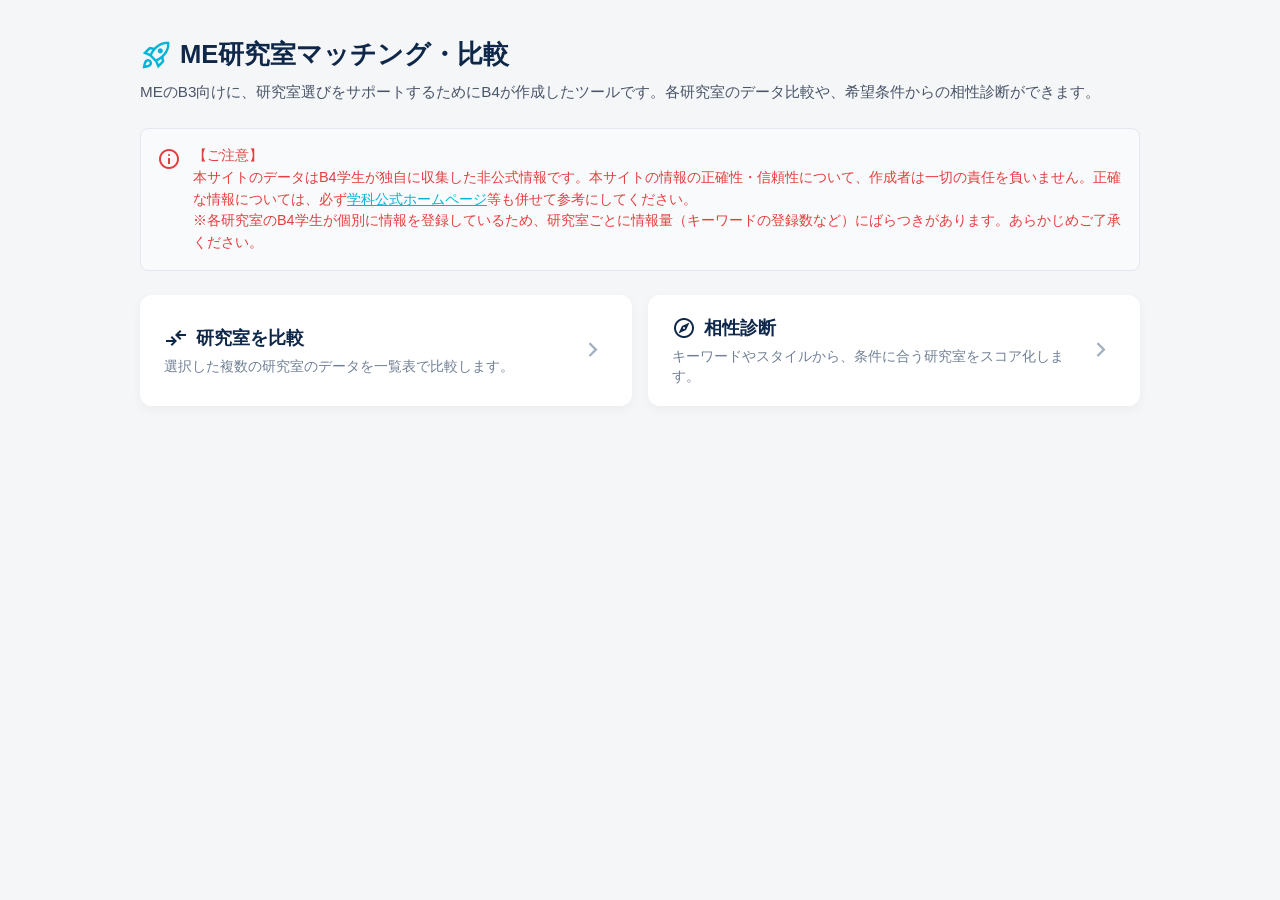
<file: index.html>
<!DOCTYPE html>
<html lang="ja">
<head>
    <meta charset="UTF-8">
    <meta name="viewport" content="width=device-width, initial-scale=1.0">
    <title>ME研究室マッチング</title>
    <link rel="stylesheet" href="style.css">
    <link rel="stylesheet" href="https://fonts.googleapis.com/css2?family=Material+Symbols+Outlined:opsz,wght,FILL,GRAD@24,300,0,0" />
    <style>
        h1 { display: flex; align-items: center; gap: 8px; font-size: 1.6rem; margin-bottom: 8px; color: #0f284a; }
        .main-menu { display: flex; flex-direction: column; gap: 16px; margin: 0 0 32px 0; }
        
        a.menu-button, a.menu-button:hover, a.menu-button:active, a.menu-button:visited { text-decoration: none !important; }

        .menu-button {
            display: flex; align-items: center; justify-content: space-between;
            background: #ffffff; border: none; border-radius: 12px; padding: 20px 24px;
            color: #4a5568; box-shadow: 0 4px 12px rgba(0,0,0,0.04);
            position: relative; overflow: hidden; text-align: left; width: 100%; box-sizing: border-box;
            transition: transform 0.2s cubic-bezier(0.4, 0, 0.2, 1), box-shadow 0.2s ease;
        }
        .menu-button:hover { transform: translateY(-2px); box-shadow: 0 6px 16px rgba(0,0,0,0.06); }
        .menu-button:active { transform: scale(0.98); box-shadow: 0 2px 8px rgba(0,0,0,0.04); }
        .menu-text h2 { color: #0f284a; margin: 0 0 6px 0; font-size: 1.15rem; display: flex; align-items: center; gap: 8px; text-decoration: none !important; }
        .menu-text p { margin: 0; font-size: 0.9rem; color: #718096; line-height: 1.4; text-decoration: none !important; }
        .menu-button .arrow { color: #a0aec0; font-size: 1.8rem; text-decoration: none !important; }

        @media (min-width: 600px) { .main-menu { flex-direction: row; } .menu-button { flex: 1; } }

        .info-box {
            background-color: #f8fafc; border: 1px solid #e2e8f0;
            padding: 16px; border-radius: 8px; color: #e53e3e; font-size: 0.9rem;
            display: flex; align-items: flex-start; gap: 12px; margin-bottom: 24px; line-height: 1.5;
        }
        .info-box .material-symbols-outlined { color: #e53e3e; margin-top: 2px; }

        .selection-box { background-color: #f4f6f8; padding: 20px; border-radius: 12px; margin-bottom: 24px; }
        .box-title { margin-top: 0; font-weight: bold; color: #0f284a; display: flex; align-items: center; gap: 8px; margin-bottom: 16px; }
        .box-title .material-symbols-outlined { color: #00b5d8; }

        .custom-radio {
            cursor: pointer; display: block; background: #ffffff; padding: 16px; border-radius: 10px;
            box-shadow: 0 2px 6px rgba(0,0,0,0.02); transition: transform 0.2s cubic-bezier(0.4, 0, 0.2, 1), box-shadow 0.2s ease, background-color 0.2s ease;
            position: relative; overflow: hidden;
        }
        .custom-radio:hover { transform: translateY(-2px); box-shadow: 0 4px 10px rgba(0,0,0,0.04); }
        .custom-radio:active { transform: scale(0.98); }
        .custom-radio input[type="radio"] { display: none; }
        .radio-content { display: flex; align-items: flex-start; gap: 12px; color: #4a5568; }
        .radio-content .icon { color: #a0aec0; transition: color 0.2s ease; }
        
        .custom-radio:has(input:checked) { background-color: #e0f7fa; box-shadow: 0 4px 10px rgba(0, 181, 216, 0.15); }
        .custom-radio:has(input:checked) .icon { color: #00b5d8; }
        .custom-radio strong { color: #0f284a; font-size: 1.05rem; display: block; margin-bottom: 2px; }
        .custom-radio span.desc { font-size: 0.85rem; color: #718096; }

        .tips-box { background-color: #f4f6f8; padding: 16px; border-radius: 8px; font-size: 0.9rem; margin-bottom: 20px; display: flex; gap: 12px; align-items: center; color: #4a5568;}
        .tips-box .material-symbols-outlined { color: #00b5d8; }
    </style>
</head>
<body>
    <div class="container">
        <h1>
            <span id="rocket-icon" class="material-symbols-outlined" style="font-size: 2rem; color: #00b5d8; cursor: pointer;" title="極秘ミッションへ">rocket_launch</span>
            <span>ME研究室マッチング・比較</span>
        </h1>
        
        <p style="color: #4a5568; font-size: 0.95rem; line-height: 1.6; margin-top: 0; margin-bottom: 24px;">
            MEのB3向けに、研究室選びをサポートするためにB4が作成したツールです。各研究室のデータ比較や、希望条件からの相性診断ができます。
        </p>

        <div class="info-box">
            <span class="material-symbols-outlined">info</span>
            <div>
                【ご注意】<br>
                本サイトのデータはB4学生が独自に収集した非公式情報です。本サイトの情報の正確性・信頼性について、作成者は一切の責任を負いません。正確な情報については、必ず<a href="https://www.rs.tus.ac.jp/me/laboratory.html" target="_blank" style="color: #00b5d8; text-decoration: underline;">学科公式ホームページ</a>等も併せて参考にしてください。<br>
                ※各研究室のB4学生が個別に情報を登録しているため、研究室ごとに情報量（キーワードの登録数など）にばらつきがあります。あらかじめご了承ください。
            </div>
        </div>

        <div class="main-menu" id="main-menu">
            <a href="compare.html" class="menu-button">
                <div class="menu-text">
                    <h2><span class="material-symbols-outlined">compare_arrows</span> 研究室を比較</h2>
                    <p>選択した複数の研究室のデータを一覧表で比較します。</p>
                </div>
                <span class="material-symbols-outlined arrow">chevron_right</span>
            </a>
            
            <button class="menu-button" id="btn-diagnose">
                <div class="menu-text">
                    <h2><span class="material-symbols-outlined">explore</span> 相性診断</h2>
                    <p>キーワードやスタイルから、条件に合う研究室をスコア化します。</p>
                </div>
                <span class="material-symbols-outlined arrow">chevron_right</span>
            </button>
        </div>

        <div id="diag-selection-area" style="display: none;">
            <div class="selection-box">
                <p class="box-title"><span class="material-symbols-outlined">tune</span> 診断方法</p>
                <div style="display: flex; flex-direction: column; gap: 12px;">
                    <label class="custom-radio">
                        <input type="radio" name="diag-mode" value="keyword">
                        <div class="radio-content">
                            <span class="material-symbols-outlined icon">search</span>
                            <div>
                                <strong>キーワードで診断</strong>
                                <span class="desc">具体的な研究テーマや使用ツールから探す</span>
                            </div>
                        </div>
                    </label>
                    <label class="custom-radio">
                        <input type="radio" name="diag-mode" value="style">
                        <div class="radio-content">
                            <span class="material-symbols-outlined icon">psychology</span>
                            <div>
                                <strong>スタイルで診断</strong>
                                <span class="desc">研究室の環境や指導方針から探す</span>
                            </div>
                        </div>
                    </label>
                </div>
            </div>
        </div>
        
        <div id="form-area" style="display: none;">
            <div id="keywords-container" style="display: none;">
                <div class="tips-box">
                    <span class="material-symbols-outlined">check_box</span>
                    <div>関心のあるキーワードをすべて選択してください。難しい単語も多く含まれますが，まずは直感的に気になったものや、知っている単語をチェックしてみてください。</div>
                </div>
            </div>

            <div id="styles-container" style="display: none;">
                <div class="tips-box">
                    <span class="material-symbols-outlined">check_box</span>
                    <div>希望する環境を選択してください。こだわりのない項目は「指定しない」で構いません。</div>
                </div>
            </div>

            <button id="diagnose-btn" style="margin-top: 20px; display: inline-flex; align-items: center; justify-content: center; gap: 8px; width: 100%; padding: 16px; background-color: #dd6b20; color: #ffffff; border: none; border-radius: 12px; font-size: 1.15rem; font-weight: bold; cursor: pointer; box-shadow: 0 4px 12px rgba(221, 107, 32, 0.2);">
                <span class="material-symbols-outlined">check_circle</span> 診断を実行
            </button>
        </div>
        
        <div id="results-container"></div>
    </div>
    
    <!-- ★ ロケットゲーム用のプログラムをここで読み込み -->
    <script src="rocket-questions.js"></script>
    <script src="rocket-game.js"></script>
    <script src="script.js"></script>
</body>
</html>
</file>
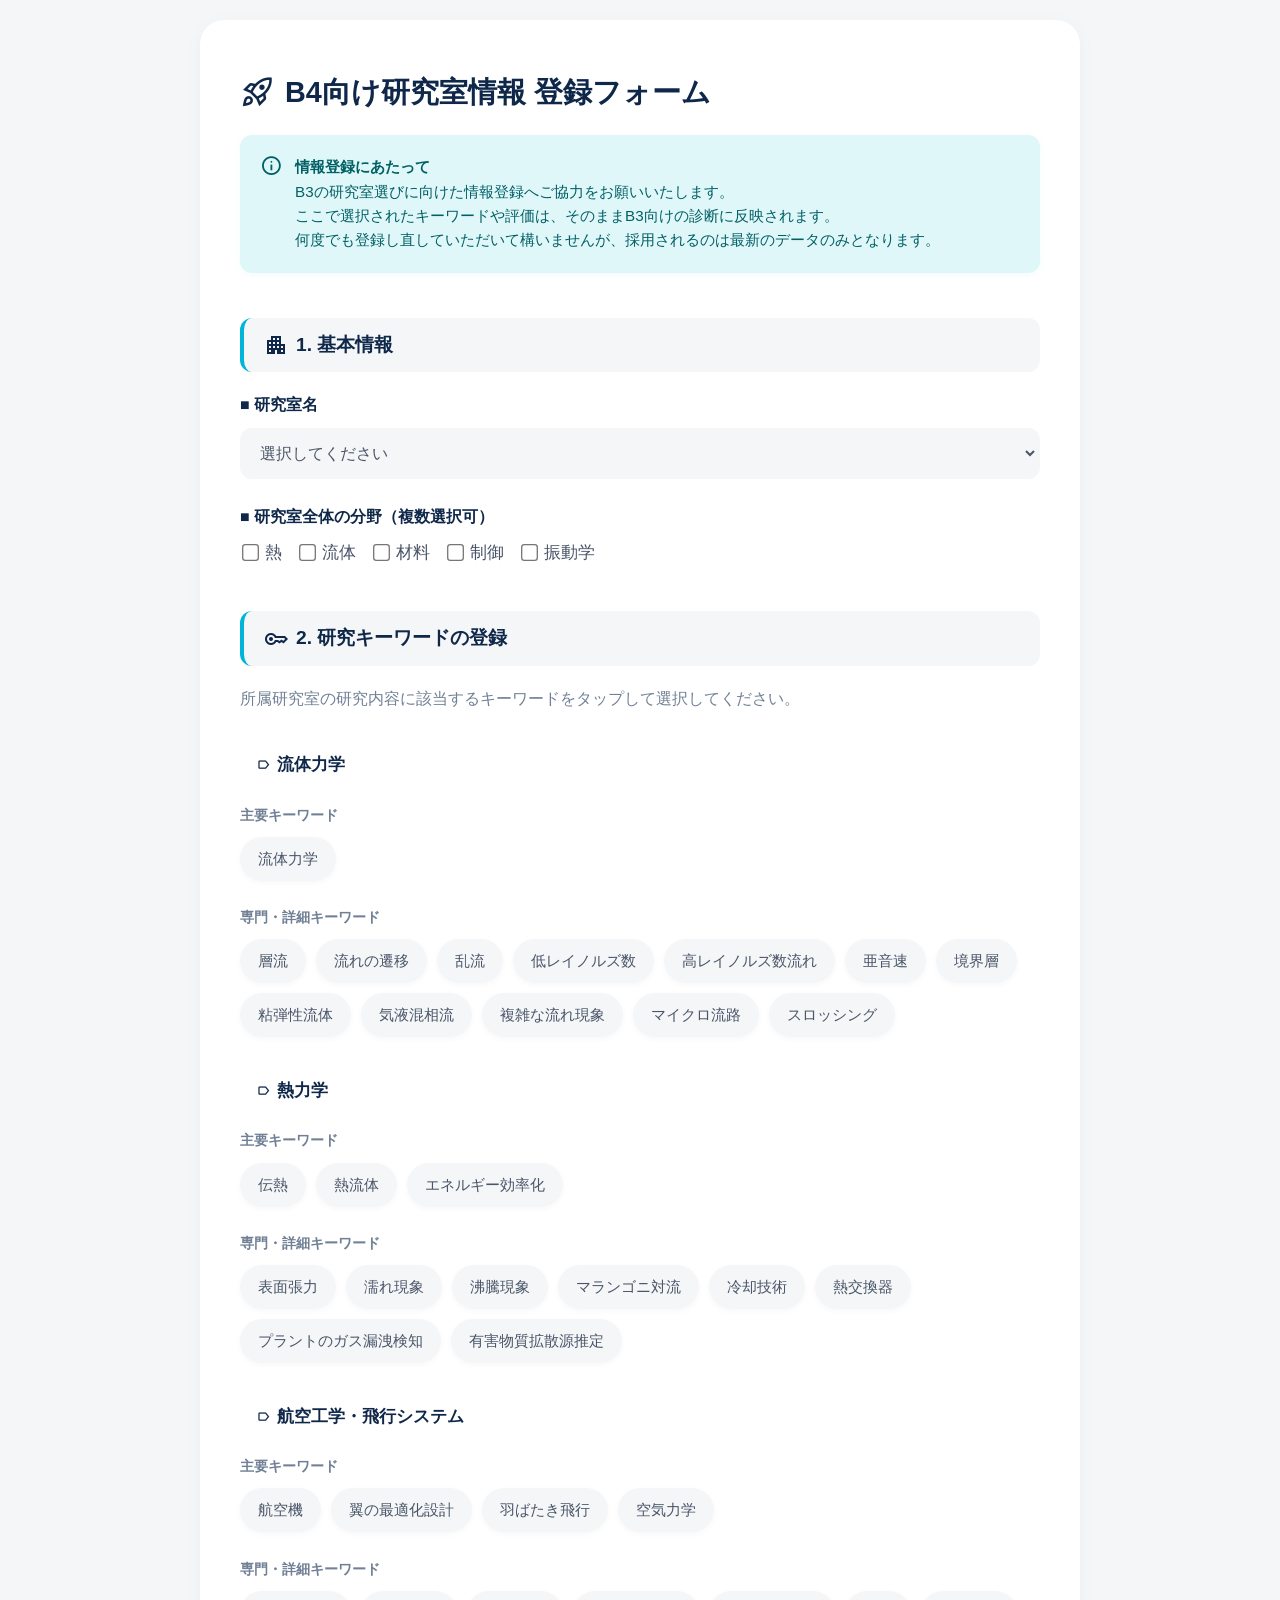
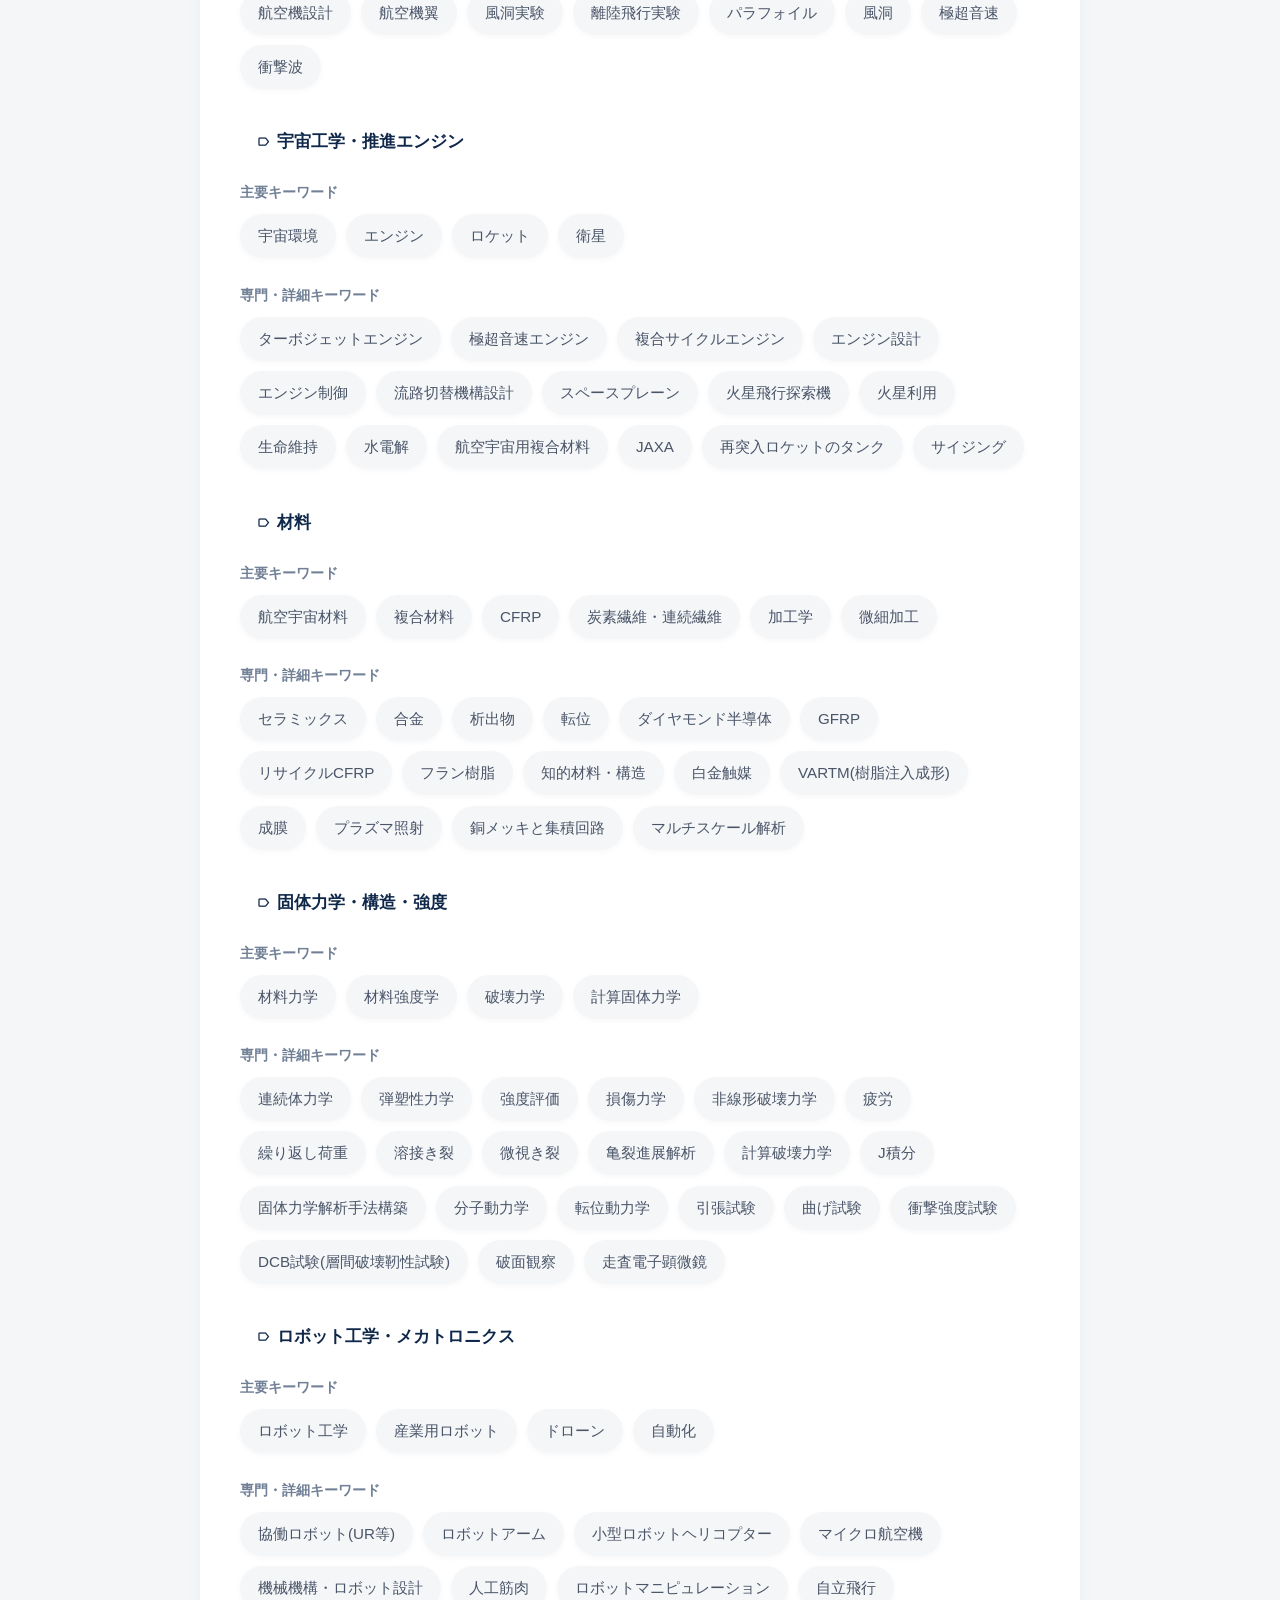
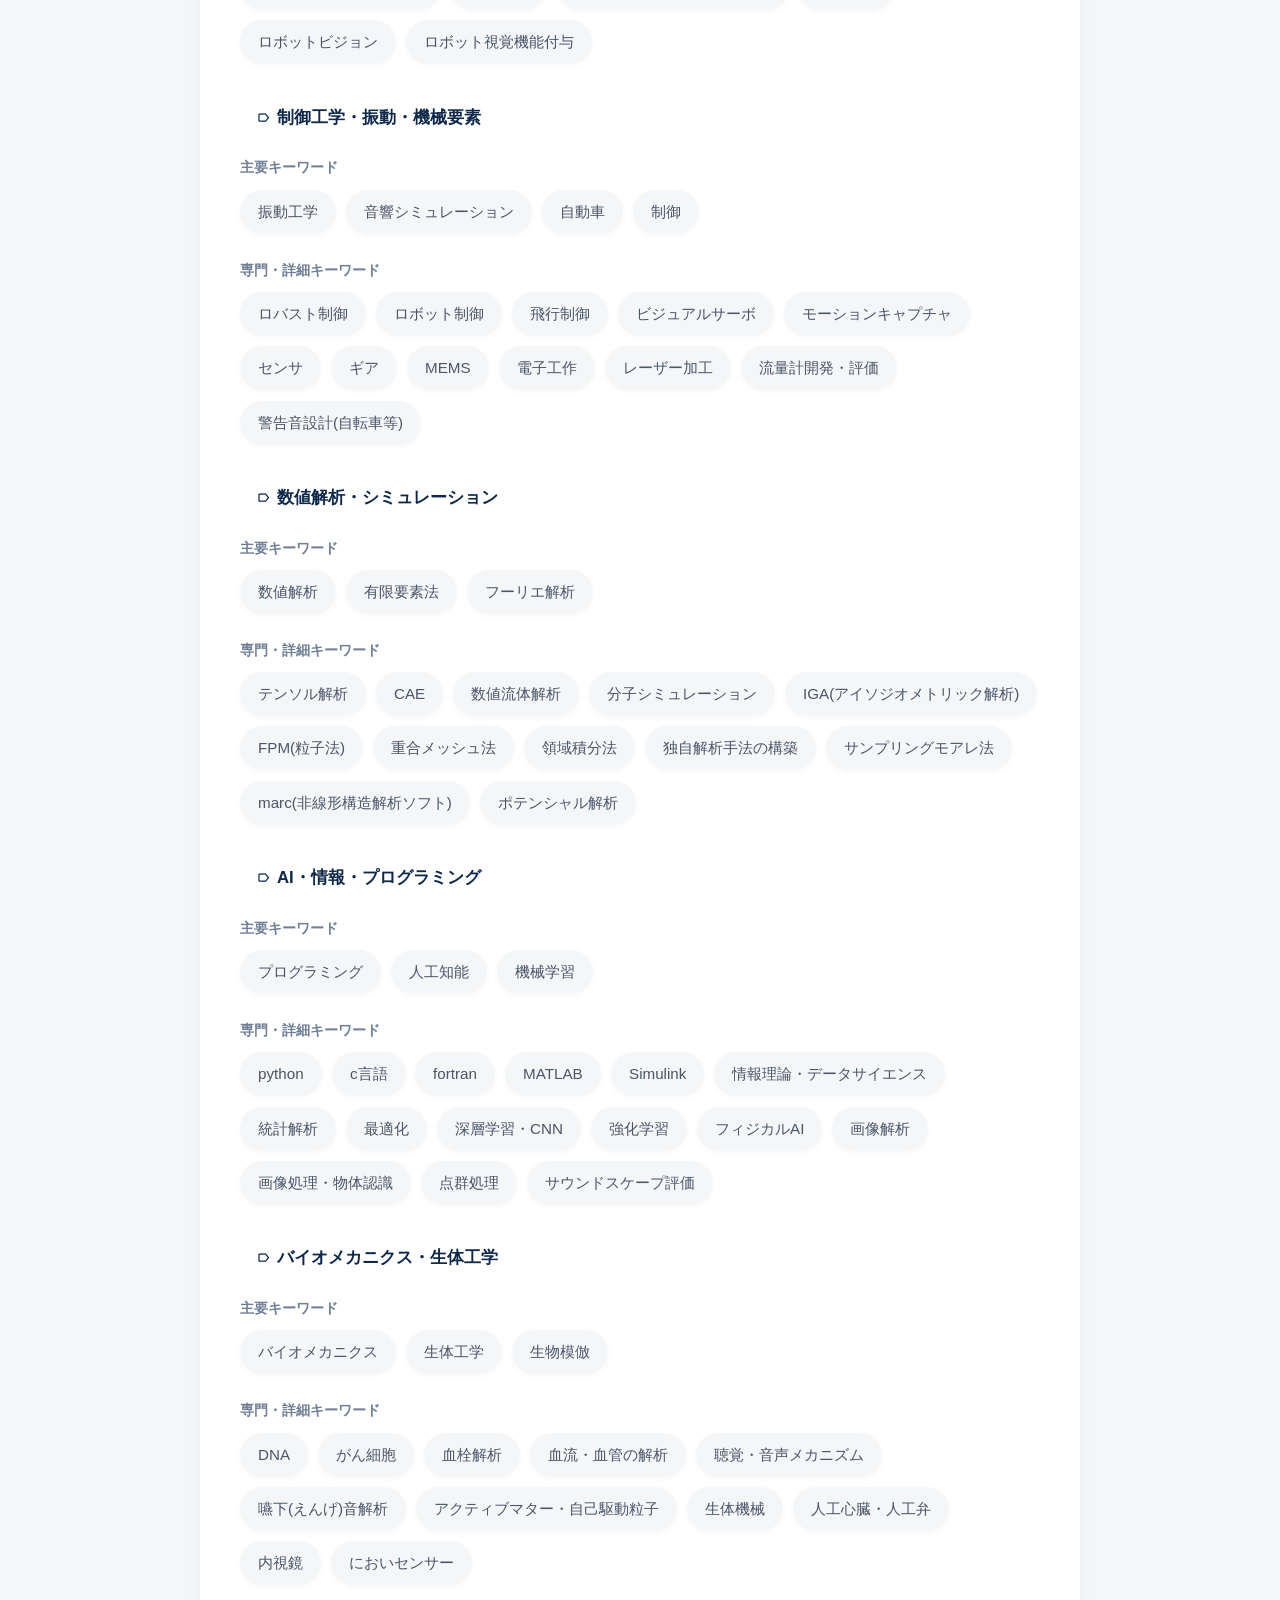
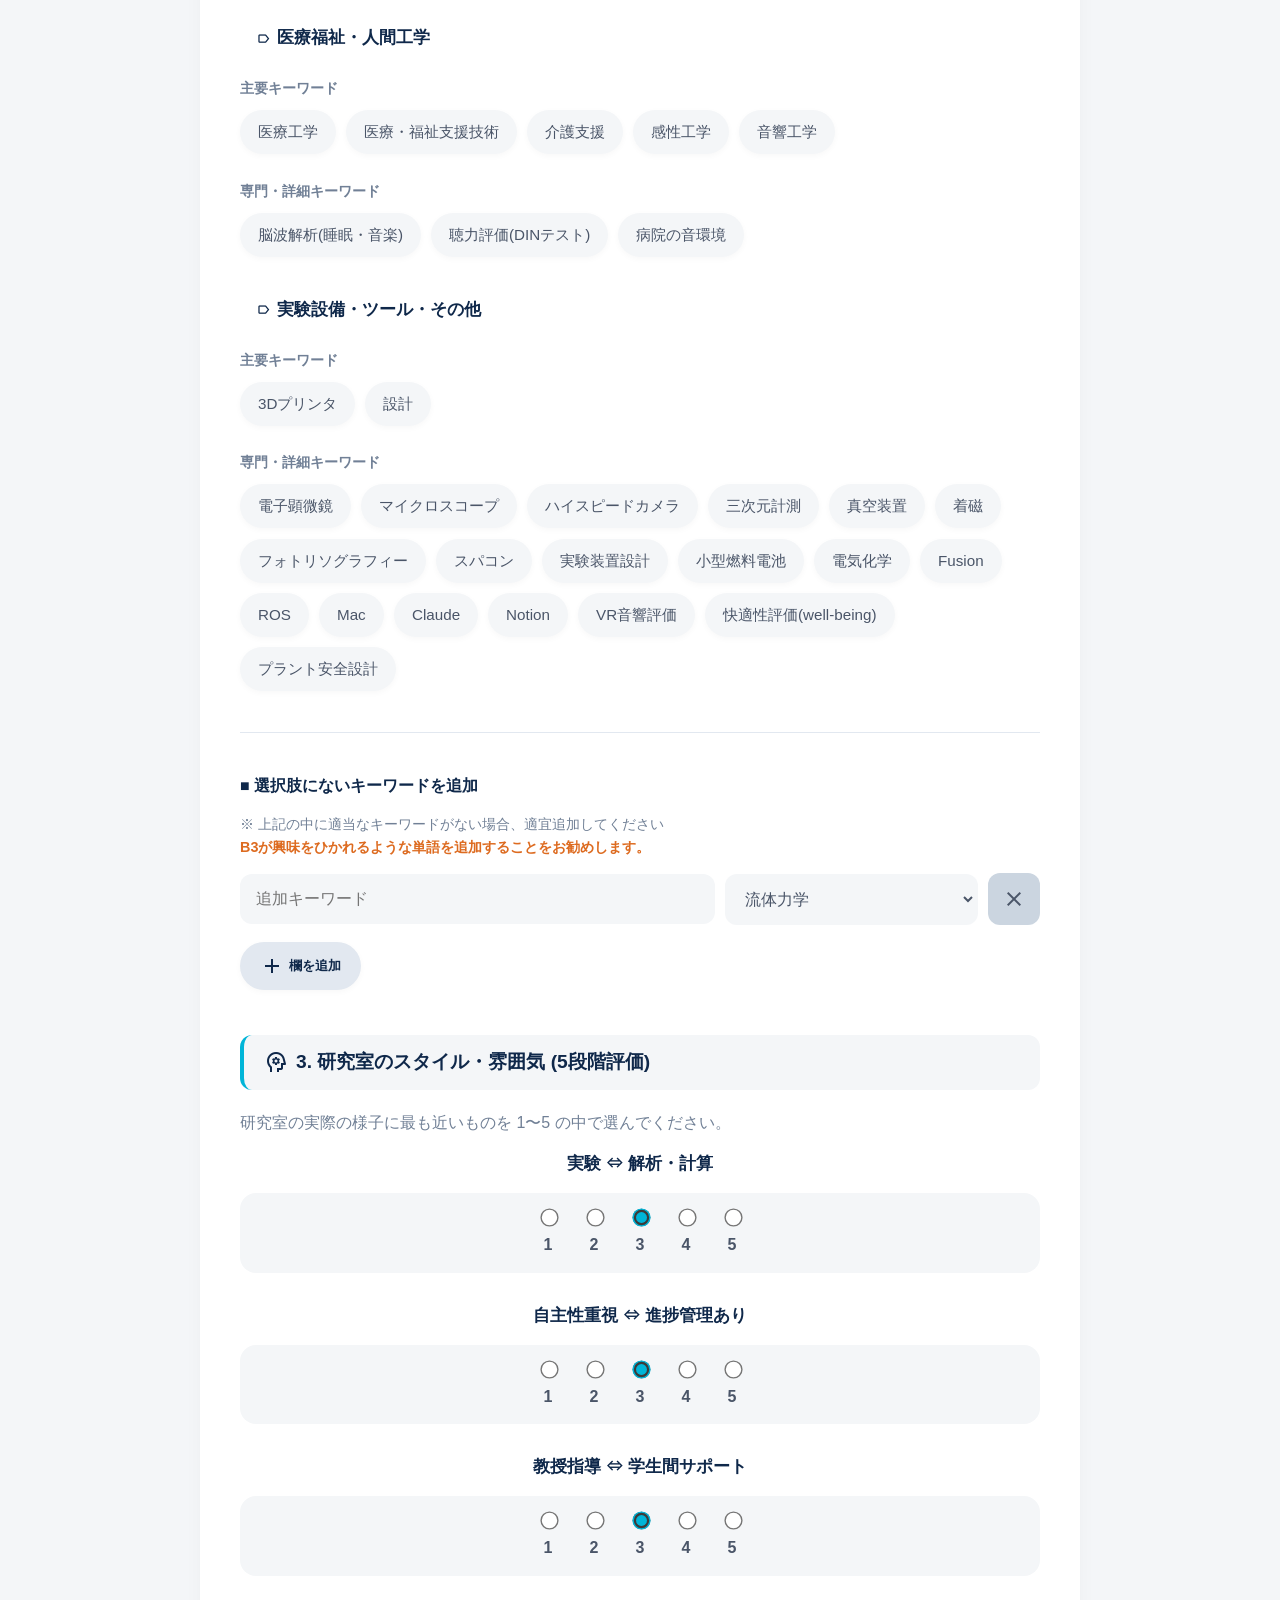
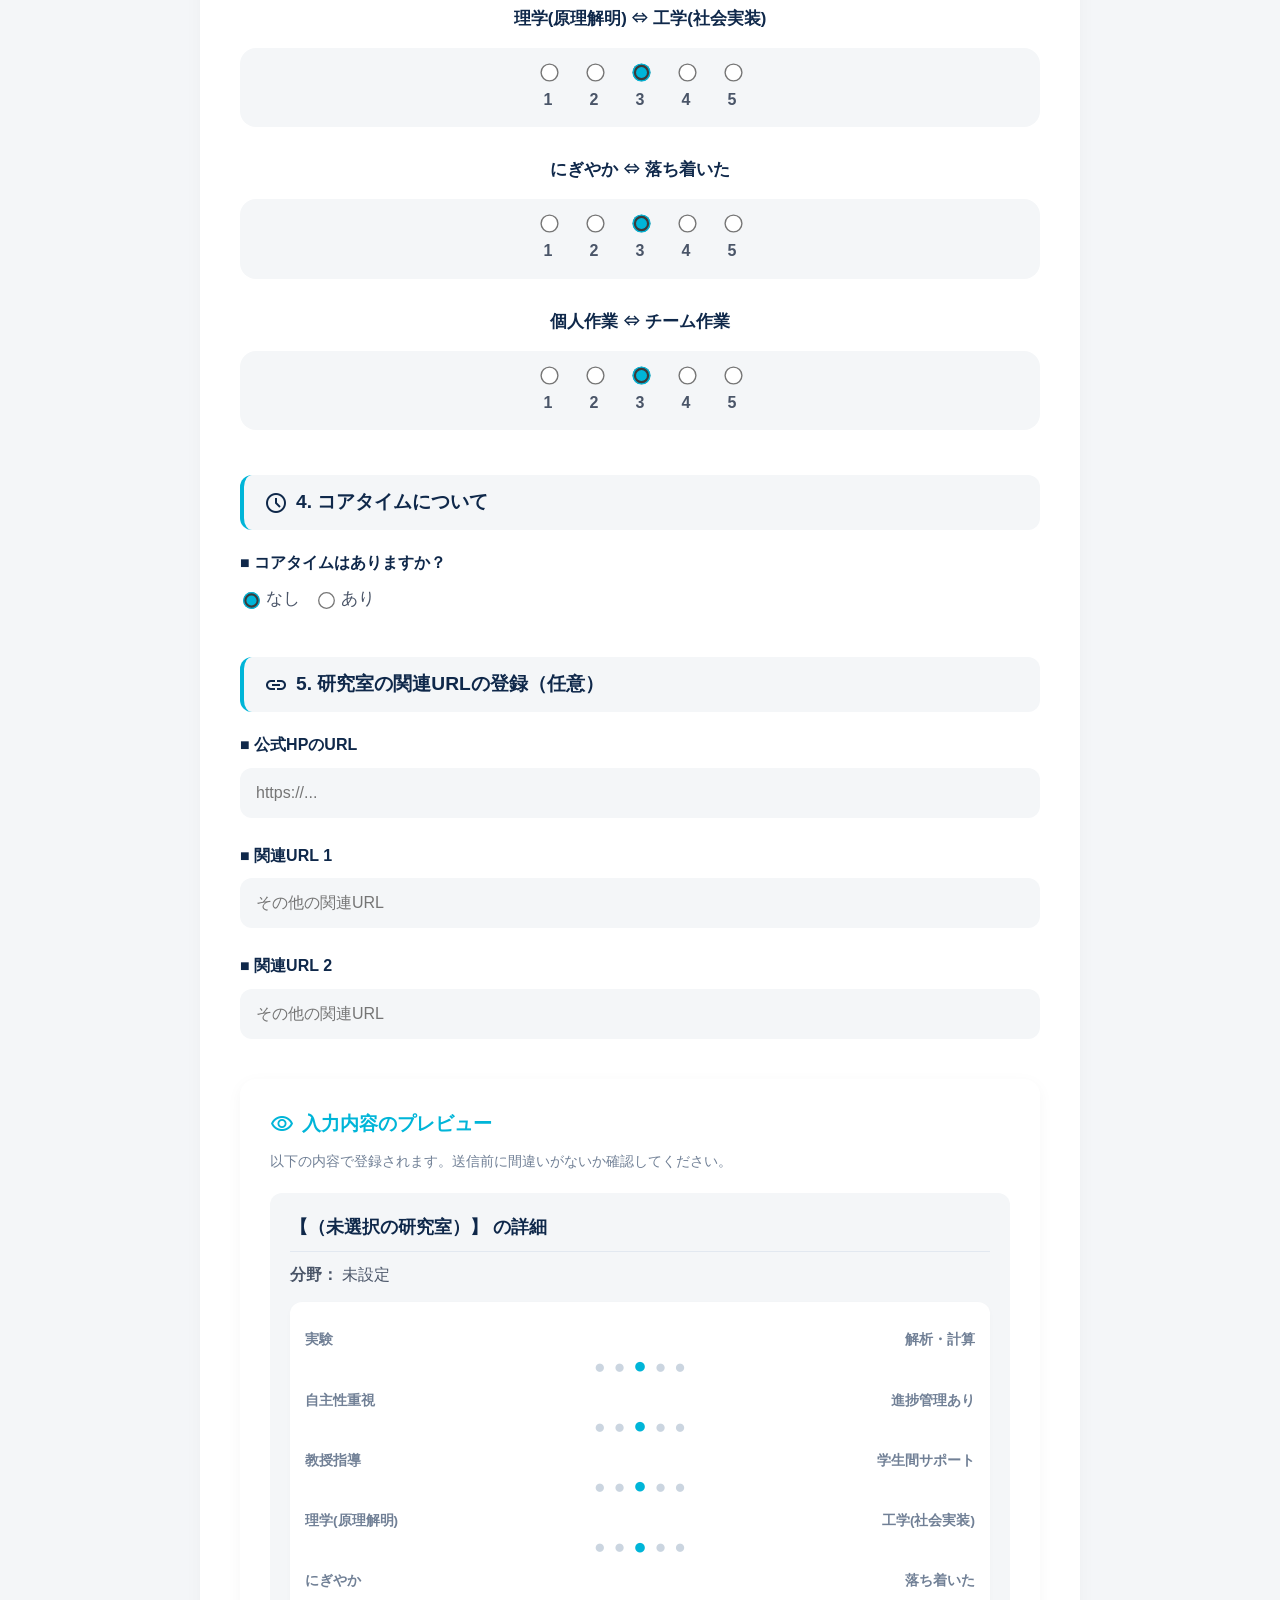
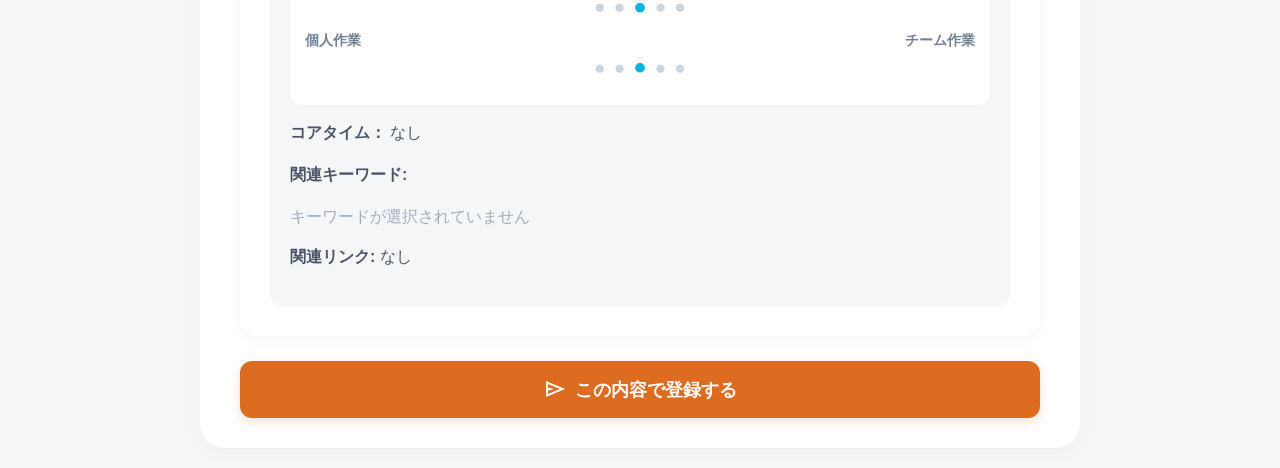
<file: b4_form.html>
<!DOCTYPE html>
<html lang="ja">
<head>
    <meta charset="UTF-8">
    <meta name="viewport" content="width=device-width, initial-scale=1.0">
    <title>【B4向け】研究室情報登録フォーム</title>
    <!-- Material Symbols (Google Icons) の読み込み -->
    <link href="https://fonts.googleapis.com/css2?family=Material+Symbols+Outlined:opsz,wght,FILL,GRAD@24,400,0,0" rel="stylesheet" />
    <style>
        /* =========================================
           ベース設定（バウンス排除とモダンな質感）
           ========================================= */
        body { 
            font-family: 'Helvetica Neue', Arial, sans-serif; 
            background-color: #f4f6f8; /* クールグレー */
            color: #4a5568; /* チタン・グレー */
            padding: 20px; 
            line-height: 1.6;
            margin: 0;
            overscroll-behavior-y: none; /* バウンスの排除 */
            -webkit-font-smoothing: antialiased;
            -webkit-tap-highlight-color: transparent;
        }

        .container { 
            max-width: 800px; 
            margin: 0 auto; 
            background: #ffffff; /* 純白 */
            padding: 30px 40px; 
            border-radius: 24px; 
            box-shadow: 0 4px 20px rgba(0, 0, 0, 0.03), 0 1px 3px rgba(0, 0, 0, 0.02); 
            border: none;
        }

        h1 { 
            font-size: 1.8em; 
            margin-bottom: 20px; 
            color: #0f284a; /* ディープ・ネイビーブルー */
            display: flex;
            align-items: center;
            gap: 10px;
        }

        /* 案内ボックス */
        .info-box { 
            background-color: #e0f7fa; /* 極薄いシアン */
            color: #006064;
            padding: 20px; 
            border-radius: 12px; 
            margin-bottom: 30px; 
            font-size: 0.95em;
            display: flex;
            gap: 12px;
            box-shadow: 0 2px 8px rgba(0, 181, 216, 0.05);
        }

        /* セクションヘッダー */
        .section-header { 
            background-color: #f4f6f8; 
            padding: 12px 20px; 
            border-radius: 12px; 
            border-left: 4px solid #00b5d8; /* シアンのアクセント */
            font-weight: bold; 
            color: #0f284a; 
            margin-top: 45px; 
            margin-bottom: 20px; 
            font-size: 1.2em; 
            display: flex;
            align-items: center;
            gap: 8px;
        }

        .form-group { margin-bottom: 25px; }
        label.block-label { 
            display: flex; 
            align-items: center;
            gap: 6px;
            font-weight: bold; 
            margin-bottom: 10px; 
            color: #0f284a;
        }

        /* 入力フォームのフラット化 */
        select, input[type="text"], input[type="time"] { 
            width: 100%; 
            padding: 14px; 
            background-color: #f4f6f8;
            border: 2px solid transparent; 
            border-radius: 12px; 
            font-size: 1em; 
            color: #4a5568;
            box-sizing: border-box;
            transition: all 0.2s ease;
            outline: none;
        }
        select:focus, input[type="text"]:focus, input[type="time"]:focus {
            border-color: #00b5d8;
            background-color: #ffffff;
            box-shadow: 0 0 0 4px rgba(0, 181, 216, 0.1);
        }
        
        /* 複数選択チェックボックス群（基本情報用） */
        .checkbox-group { display: flex; flex-wrap: wrap; gap: 15px; margin-bottom: 10px; }
        .checkbox-label { display: flex; align-items: center; cursor: pointer; font-size: 1.05em; transition: opacity 0.2s; }
        .checkbox-label:active { opacity: 0.7; }
        .checkbox-label input { transform: scale(1.3); margin-right: 8px; accent-color: #00b5d8; }
        
        /* キーワードのピル型デザイン（ネイティブ風） */
        .category-header { 
            padding: 10px 15px; 
            border-radius: 8px; 
            font-weight: bold; 
            margin-top: 30px; 
            margin-bottom: 15px; 
            font-size: 1.05em; 
            color: #0f284a;
            display: flex;
            align-items: center;
            gap: 5px;
        }
        .sub-header { font-weight: bold; color: #718096; margin-bottom: 10px; font-size: 0.9em; }
        .pill-grid { display: flex; flex-wrap: wrap; gap: 10px; margin-bottom: 25px; }
        
        /* 枠線排除とシャドウ活用 */
        .pill-label { 
            position: relative;
            overflow: hidden;
            display: inline-flex; 
            align-items: center; 
            background: #f4f6f8; 
            padding: 10px 18px; 
            border-radius: 30px; 
            cursor: pointer; 
            font-size: 0.95em; 
            color: #4a5568;
            transition: transform 0.15s cubic-bezier(0.4, 0, 0.2, 1), box-shadow 0.15s ease, background-color 0.2s, color 0.2s; 
            box-shadow: 0 2px 6px rgba(0,0,0,0.03);
            will-change: transform;
            user-select: none;
        }
        .pill-label input { display: none; /* デフォルトのチェックボックスを隠す */ }
        
        /* 選択時の状態（楽観的UIフィードバック） */
        .pill-label:has(input:checked) {
            background-color: #e0f7fa;
            color: #00838f;
            font-weight: bold;
            box-shadow: 0 2px 8px rgba(0, 181, 216, 0.15);
        }
        .pill-label:active, button:active, .add-btn:active, .remove-btn:active { 
            transform: scale(0.96); /* 沈み込み */
        }
        
        /* 追加キーワード領域 */
        .custom-kw-row { display: flex; gap: 10px; margin-bottom: 12px; align-items: center; }
        .custom-kw-row input { flex: 2; margin: 0; }
        .custom-kw-row select { flex: 1; margin: 0; }
        .remove-btn { 
            background: #cbd5e0; color: #4a5568; border: none; border-radius: 12px; 
            cursor: pointer; padding: 14px; font-weight: bold; display: flex; align-items: center; justify-content: center;
        }
        .add-btn { 
            background: #e2e8f0; color: #0f284a; border: none; padding: 12px 20px; 
            border-radius: 30px; cursor: pointer; font-weight: bold; margin-top: 5px; 
            display: inline-flex; align-items: center; gap: 5px; box-shadow: 0 2px 6px rgba(0,0,0,0.03);
        }
        
        /* 5段階評価 */
        .scale-q { margin-bottom: 30px; }
        .scale-labels { text-align: center; font-weight: bold; font-size: 1.05em; margin-bottom: 15px; color: #0f284a; }
        .scale-radios { display: flex; justify-content: center; gap: 25px; background: #f4f6f8; padding: 15px; border-radius: 16px; }
        .scale-radios label { display: flex; flex-direction: column; align-items: center; cursor: pointer; font-weight: bold; }
        .scale-radios input { transform: scale(1.4); margin-bottom: 8px; accent-color: #00b5d8; }

        /* --- プレビューエリアのデザイン --- */
        .preview-section {
            background-color: #ffffff;
            border: none;
            padding: 30px;
            border-radius: 16px;
            margin-bottom: 25px;
            margin-top: 40px;
            box-shadow: 0 4px 16px rgba(0,0,0,0.04); /* ソフトシャドウ */
        }
        .preview-header {
            font-weight: bold;
            color: #00b5d8;
            margin-bottom: 10px;
            font-size: 1.2em;
            display: flex;
            align-items: center;
            gap: 8px;
        }
        
        /* エラーメッセージ領域 */
        #errorMessage { color: #c53030; background-color: #fff5f5; border: none; padding: 15px; border-radius: 12px; margin-bottom: 20px; display: none; line-height: 1.8; box-shadow: 0 2px 8px rgba(197, 48, 48, 0.1); }
        
        /* メインボタン（クリア・オレンジ） */
        button[type="submit"] { 
            position: relative;
            overflow: hidden;
            background-color: #dd6b20; 
            color: white; 
            padding: 16px; 
            border: none; 
            border-radius: 12px; 
            font-size: 1.15em; 
            font-weight: bold; 
            cursor: pointer; 
            width: 100%; 
            margin-top: 20px; 
            box-shadow: 0 4px 12px rgba(221, 107, 32, 0.2);
            display: flex;
            align-items: center;
            justify-content: center;
            gap: 8px;
            transition: background-color 0.2s, transform 0.1s;
        }
        button[type="submit"]:hover { background-color: #c05616; }
        button[type="submit"]:disabled { background-color: #cbd5e0; box-shadow: none; cursor: not-allowed; color: #a0aec0; }
        
        hr { border: none; border-top: 1px solid #e2e8f0; margin: 40px 0; }

        /* リップルエフェクト用クラス */
        .ripple {
            position: absolute;
            border-radius: 50%;
            transform: scale(0);
            animation: ripple-animation 0.6s linear;
            background-color: rgba(255, 255, 255, 0.4);
            pointer-events: none;
        }
        .pill-label .ripple, .add-btn .ripple, .remove-btn .ripple {
            background-color: rgba(0, 0, 0, 0.05); /* 薄い色のボタン用 */
        }
        @keyframes ripple-animation {
            to { transform: scale(4); opacity: 0; }
        }
        
        /* スピナーアニメーション */
        @keyframes spin {
            0% { transform: rotate(0deg); }
            100% { transform: rotate(360deg); }
        }
        .spin { animation: spin 1s linear infinite; }
    </style>
</head>
<body>
    <div class="container">
        <h1><span class="material-symbols-outlined" style="font-size: 1.2em; color: #0f284a;">rocket_launch</span> B4向け研究室情報 登録フォーム</h1>
        <div class="info-box">
            <span class="material-symbols-outlined" style="font-size: 1.5em;">info</span>
            <div>
                <strong>情報登録にあたって</strong><br>
                B3の研究室選びに向けた情報登録へご協力をお願いいたします。<br>
                ここで選択されたキーワードや評価は、そのままB3向けの診断に反映されます。<br>
                何度でも登録し直していただいて構いませんが、採用されるのは最新のデータのみとなります。
            </div>
        </div>

        <form id="labForm">
            <div class="section-header">
                <span class="material-symbols-outlined">apartment</span> 1. 基本情報
            </div>
            <div class="form-group">
                <label class="block-label">■ 研究室名</label>
                <select id="labName">
                    <option value="">選択してください</option>
                    <option value="上野研究室">上野研究室</option>
                    <option value="塚原研究室">塚原研究室</option>
                    <option value="青野研究室">青野研究室</option>
                    <option value="田口研究室">田口研究室</option>
                    <option value="高橋研究室">高橋研究室</option>
                    <option value="岡田研究室">岡田研究室</option>
                    <option value="松崎研究室">松崎研究室</option>
                    <option value="荻原研究室">荻原研究室</option>
                    <option value="早瀬研究室">早瀬研究室</option>
                    <option value="荒井研究室">荒井研究室</option>
                    <option value="竹村研究室">竹村研究室</option>
                    <option value="朝倉研究室">朝倉研究室</option>
                    <option value="小笠原研究室">小笠原研究室</option>
                </select>
            </div>
            <div class="form-group">
                <label class="block-label">■ 研究室全体の分野（複数選択可）</label>
                <div class="checkbox-group">
                    <label class="checkbox-label"><input type="checkbox" name="fields" value="熱"> 熱</label>
                    <label class="checkbox-label"><input type="checkbox" name="fields" value="流体"> 流体</label>
                    <label class="checkbox-label"><input type="checkbox" name="fields" value="材料"> 材料</label>
                    <label class="checkbox-label"><input type="checkbox" name="fields" value="制御"> 制御</label>
                    <label class="checkbox-label"><input type="checkbox" name="fields" value="振動学"> 振動学</label>
                </div>
            </div>

            <div class="section-header">
                <span class="material-symbols-outlined">key</span> 2. 研究キーワードの登録
            </div>
            <p style="color: #718096; margin-bottom: 20px;">所属研究室の研究内容に該当するキーワードをタップして選択してください。</p>
            <div id="keywordsArea"></div>

            <hr>
            <label class="block-label">■ 選択肢にないキーワードを追加</label>
            <p style="font-size: 0.9em; color: #718096;">※ 上記の中に適当なキーワードがない場合、適宜追加してください<br>
            <span style="color: #dd6b20; font-weight: bold;">B3が興味をひかれるような単語を追加することをお勧めします。</span></p>
            <div id="customKwArea">
                <!-- JSで動的に行を生成 -->
            </div>
            <button type="button" class="add-btn" id="addKwBtn">
                <span class="material-symbols-outlined">add</span> 欄を追加
            </button>

            <div class="section-header">
                <span class="material-symbols-outlined">psychology</span> 3. 研究室のスタイル・雰囲気 (5段階評価)
            </div>
            <p style="color: #718096;">研究室の実際の様子に最も近いものを 1〜5 の中で選んでください。</p>
            <div id="evalArea"></div>

            <div class="section-header">
                <span class="material-symbols-outlined">schedule</span> 4. コアタイムについて
            </div>
            <div class="form-group">
                <label class="block-label">■ コアタイムはありますか？</label>
                <div class="checkbox-group">
                    <label class="checkbox-label"><input type="radio" name="core_time" value="なし" checked onchange="toggleCoreTime()"> なし</label>
                    <label class="checkbox-label"><input type="radio" name="core_time" value="あり" onchange="toggleCoreTime()"> あり</label>
                </div>
            </div>
            <div id="coreTimeInputs" style="display: none; gap: 15px;">
                <div style="flex: 1;">
                    <label class="block-label">開始時刻</label>
                    <input type="time" id="coreStart">
                </div>
                <div style="flex: 1;">
                    <label class="block-label">終了時刻</label>
                    <input type="time" id="coreEnd">
                </div>
            </div>

            <div class="section-header">
                <span class="material-symbols-outlined">link</span> 5. 研究室の関連URLの登録（任意）
            </div>
            <div class="form-group">
                <label class="block-label">■ 公式HPのURL</label>
                <input type="text" id="officialUrl" placeholder="https://...">
            </div>
            <div class="form-group">
                <label class="block-label">■ 関連URL 1</label>
                <input type="text" id="relatedUrl1" placeholder="その他の関連URL">
            </div>
            <div class="form-group">
                <label class="block-label">■ 関連URL 2</label>
                <input type="text" id="relatedUrl2" placeholder="その他の関連URL">
            </div>

            <!-- プレビュー表示エリア -->
            <div class="preview-section">
                <div class="preview-header">
                    <span class="material-symbols-outlined">visibility</span> 入力内容のプレビュー
                </div>
                <p style="font-size: 0.9em; color: #718096; margin-top: 0; margin-bottom: 20px;">以下の内容で登録されます。送信前に間違いがないか確認してください。</p>
                <div id="preview-container">
                    <!-- JSでプレビューが生成されます -->
                </div>
            </div>

            <!-- エラーメッセージを表示する領域 -->
            <div id="errorMessage"></div>

            <button type="submit" id="submitBtn">
                <span class="material-symbols-outlined">send</span> この内容で登録する
            </button>
        </form>
    </div>

    <script>
        // ==========================================
        // ネイティブUI/UXの拡張（リップルエフェクト）
        // ==========================================
        document.addEventListener('mousedown', function(e) {
            const target = e.target.closest('button, .pill-label, .add-btn, .remove-btn');
            if (!target) return;

            const circle = document.createElement('span');
            const diameter = Math.max(target.clientWidth, target.clientHeight);
            const radius = diameter / 2;

            const rect = target.getBoundingClientRect();
            const x = e.clientX - rect.left - radius;
            const y = e.clientY - rect.top - radius;

            circle.style.width = circle.style.height = `${diameter}px`;
            circle.style.left = `${x}px`;
            circle.style.top = `${y}px`;
            circle.classList.add('ripple');

            const existingRipple = target.querySelector('.ripple');
            if (existingRipple) existingRipple.remove();

            target.appendChild(circle);
        });

        // ==========================================
        // 既存のフォーム処理ロジック
        // ==========================================
        const GAS_URL = "https://script.google.com/macros/s/AKfycbxpc4VrxQXak5nvJWXWUL8M56YO5fZK5Zgy6DEIEdikhdjar4wqya5KijWdV1-KXiOtdA/exec";
        
        const ROMAJI_DICT = {
            "上野研究室": "ueno", "塚原研究室": "tsukahara", "青野研究室": "aono",
            "田口研究室": "taguchi", "高橋研究室": "takahashi", "岡田研究室": "okada",
            "松崎研究室": "matsuzaki", "荻原研究室": "ogihara", "早瀬研究室": "hayase",
            "荒井研究室": "arai", "竹村研究室": "takemura", "朝倉研究室": "asakura",
            "小笠原研究室": "ogasawara"
        };

        const CATEGORY_LIST = [
            "流体力学", "熱力学", "航空工学・飛行システム", "宇宙工学・推進エンジン",
            "材料", "固体力学・構造・強度", "ロボット工学・メカトロニクス",
            "制御工学・振動・機械要素", "数値解析・シミュレーション", "AI・情報・プログラミング",
            "バイオメカニクス・生体工学", "医療福祉・人間工学", "実験設備・ツール・その他"
        ];

        // 初期表示用のキーワード
        const categorized_keywords = {
            "流体力学": {
                "主要": ["流体力学"],
                "専門・詳細": ["層流", "流れの遷移", "乱流", "低レイノルズ数", "高レイノルズ数流れ", "亜音速", "境界層", "粘弾性流体", "気液混相流", "複雑な流れ現象", "マイクロ流路", "スロッシング"]
            },
            "熱力学": {
                "主要": ["伝熱", "熱流体", "エネルギー効率化"],
                "専門・詳細": ["表面張力", "濡れ現象", "沸騰現象", "マランゴニ対流", "冷却技術", "熱交換器", "プラントのガス漏洩検知", "有害物質拡散源推定"]
            },
            "航空工学・飛行システム": {
                "主要": ["航空機", "翼の最適化設計", "羽ばたき飛行", "空気力学"],
                "専門・詳細": ["航空機設計", "航空機翼", "風洞実験", "離陸飛行実験", "パラフォイル", "風洞", "極超音速", "衝撃波"]
            },
            "宇宙工学・推進エンジン": {
                "主要": ["宇宙環境", "エンジン", "ロケット", "衛星"],
                "専門・詳細": ["ターボジェットエンジン", "極超音速エンジン", "複合サイクルエンジン", "エンジン設計", "エンジン制御", "流路切替機構設計", "スペースプレーン", "火星飛行探索機", "火星利用", "生命維持", "水電解", "航空宇宙用複合材料", "JAXA", "再突入ロケットのタンク", "サイジング"]
            },
            "材料": {
                "主要": ["航空宇宙材料", "複合材料", "CFRP", "炭素繊維・連続繊維", "加工学", "微細加工"],
                "専門・詳細": ["セラミックス", "合金", "析出物", "転位", "ダイヤモンド半導体", "GFRP", "リサイクルCFRP", "フラン樹脂", "知的材料・構造", "白金触媒", "VARTM(樹脂注入成形)", "成膜", "プラズマ照射", "銅メッキと集積回路", "マルチスケール解析"]
            },
            "固体力学・構造・強度": {
                "主要": ["材料力学", "材料強度学", "破壊力学", "計算固体力学"],
                "専門・詳細": ["連続体力学", "弾塑性力学", "強度評価", "損傷力学", "非線形破壊力学", "疲労", "繰り返し荷重", "溶接き裂", "微視き裂", "亀裂進展解析", "計算破壊力学", "J積分", "固体力学解析手法構築", "分子動力学", "転位動力学", "引張試験", "曲げ試験", "衝撃強度試験", "DCB試験(層間破壊靭性試験)", "破面観察", "走査電子顕微鏡"]
            },
            "ロボット工学・メカトロニクス": {
                "主要": ["ロボット工学", "産業用ロボット", "ドローン", "自動化"],
                "専門・詳細": ["協働ロボット(UR等)", "ロボットアーム", "小型ロボットヘリコプター", "マイクロ航空機", "機械機構・ロボット設計", "人工筋肉", "ロボットマニピュレーション", "自立飛行", "ロボットビジョン", "ロボット視覚機能付与"]
            },
            "制御工学・振動・機械要素": {
                "主要": ["振動工学", "音響シミュレーション", "自動車", "制御"],
                "専門・詳細": ["ロバスト制御", "ロボット制御", "飛行制御", "ビジュアルサーボ", "モーションキャプチャ", "センサ", "ギア", "MEMS", "電子工作", "レーザー加工", "流量計開発・評価", "警告音設計(自転車等)"]
            },
            "数値解析・シミュレーション": {
                "主要": ["数値解析", "有限要素法", "フーリエ解析"],
                "専門・詳細": ["テンソル解析", "CAE", "数値流体解析", "分子シミュレーション", "IGA(アイソジオメトリック解析)", "FPM(粒子法)", "重合メッシュ法", "領域積分法", "独自解析手法の構築", "サンプリングモアレ法", "marc(非線形構造解析ソフト)", "ポテンシャル解析"]
            },
            "AI・情報・プログラミング": {
                "主要": ["プログラミング", "人工知能", "機械学習"],
                "専門・詳細": ["python", "c言語", "fortran", "MATLAB", "Simulink", "情報理論・データサイエンス", "統計解析", "最適化", "深層学習・CNN", "強化学習", "フィジカルAI", "画像解析", "画像処理・物体認識", "点群処理", "サウンドスケープ評価"]
            },
            "バイオメカニクス・生体工学": {
                "主要": ["バイオメカニクス", "生体工学", "生物模倣"],
                "専門・詳細": ["DNA", "がん細胞", "血栓解析", "血流・血管の解析", "聴覚・音声メカニズム", "嚥下(えんげ)音解析", "アクティブマター・自己駆動粒子", "生体機械", "人工心臓・人工弁", "内視鏡", "においセンサー"]
            },
            "医療福祉・人間工学": {
                "主要": ["医療工学", "医療・福祉支援技術", "介護支援", "感性工学", "音響工学"],
                "専門・詳細": ["脳波解析(睡眠・音楽)", "聴力評価(DINテスト)", "病院の音環境"]
            },
            "実験設備・ツール・その他": {
                "主要": ["3Dプリンタ", "設計"],
                "専門・詳細": ["電子顕微鏡", "マイクロスコープ", "ハイスピードカメラ", "三次元計測", "真空装置", "着磁", "フォトリソグラフィー", "スパコン", "実験装置設計", "小型燃料電池", "電気化学", "Fusion", "ROS", "Mac", "Claude", "Notion", "VR音響評価", "快適性評価(well-being)", "プラント安全設計"]
            }
        };

        const EVAL_QUESTIONS = [
            { id: "eval_1", left: "実験", right: "解析・計算" },
            { id: "eval_2", left: "自主性重視", right: "進捗管理あり" },
            { id: "eval_3", left: "教授指導", right: "学生間サポート" },
            { id: "eval_4", left: "理学(原理解明)", right: "工学(社会実装)" },
            { id: "eval_5", left: "にぎやか", right: "落ち着いた" },
            { id: "eval_6", left: "個人作業", right: "チーム作業" }
        ];

        // キーワードエリアの生成（展開表示＆ピル型）
        const kwArea = document.getElementById('keywordsArea');
        for (const [category, groups] of Object.entries(categorized_keywords)) {
            const catDiv = document.createElement('div');
            catDiv.innerHTML = `<div class="category-header"><span class="material-symbols-outlined" style="font-size: 1em;">label</span> ${category}</div>`;
            
            if (groups["主要"].length > 0) {
                catDiv.innerHTML += `<div class="sub-header">主要キーワード</div>`;
                const grid = document.createElement('div');
                grid.className = 'pill-grid';
                groups["主要"].forEach(kw => {
                    grid.innerHTML += `<label class="pill-label"><input type="checkbox" name="keywords" value="${kw}" data-category="${category}" data-level="主要"> ${kw}</label>`;
                });
                catDiv.appendChild(grid);
            }
            if (groups["専門・詳細"].length > 0) {
                catDiv.innerHTML += `<div class="sub-header">専門・詳細キーワード</div>`;
                const grid = document.createElement('div');
                grid.className = 'pill-grid';
                groups["専門・詳細"].forEach(kw => {
                    grid.innerHTML += `<label class="pill-label"><input type="checkbox" name="keywords" value="${kw}" data-category="${category}" data-level="専門・詳細"> ${kw}</label>`;
                });
                catDiv.appendChild(grid);
            }
            kwArea.appendChild(catDiv);
        }

        // 追加キーワード行の動的生成
        const customKwArea = document.getElementById('customKwArea');
        const addKwBtn = document.getElementById('addKwBtn');
        let catOptions = CATEGORY_LIST.map(cat => `<option value="${cat}">${cat}</option>`).join('');

        function addCustomRow() {
            const row = document.createElement('div');
            row.className = 'custom-kw-row';
            row.innerHTML = `
                <input type="text" class="custom-kw-input" placeholder="追加キーワード">
                <select class="custom-cat-select">${catOptions}</select>
                <button type="button" class="remove-btn"><span class="material-symbols-outlined">close</span></button>
            `;
            row.querySelector('.remove-btn').addEventListener('click', function() {
                this.parentElement.remove();
                updatePreview(); // 行削除時にもプレビュー更新
            });
            customKwArea.appendChild(row);
            updatePreview();
        }
        
        // 初期状態として1行用意しておく
        addCustomRow();
        addKwBtn.addEventListener('click', addCustomRow);

        // 評価エリアの生成
        const evalArea = document.getElementById('evalArea');
        EVAL_QUESTIONS.forEach(q => {
            let html = `
                <div class="scale-q">
                    <div class="scale-labels">${q.left} ⇔ ${q.right}</div>
                    <div class="scale-radios">
            `;
            for (let i = 1; i <= 5; i++) {
                html += `<label><input type="radio" name="${q.id}" value="${i}" ${i===3 ? 'checked' : ''}>${i}</label>`;
            }
            html += `</div></div>`;
            evalArea.innerHTML += html;
        });

        // コアタイム入力の表示切り替え
        function toggleCoreTime() {
            const hasCore = document.querySelector('input[name="core_time"]:checked').value;
            const timeInputs = document.getElementById('coreTimeInputs');
            if (hasCore === "あり") {
                timeInputs.style.display = 'flex';
            } else {
                timeInputs.style.display = 'none';
            }
            updatePreview();
        }

        // --- プレビューを生成・更新する処理 ---
        function updatePreview() {
            const labName = document.getElementById('labName').value || '（未選択の研究室）';
            const fields = Array.from(document.querySelectorAll('input[name="fields"]:checked')).map(cb => cb.value);
            
            const parsedKeywords = [];
            document.querySelectorAll('input[name="keywords"]:checked').forEach(cb => {
                parsedKeywords.push({
                    name: cb.value,
                    category: cb.getAttribute('data-category'),
                    level: cb.getAttribute('data-level')
                });
            });
            
            document.querySelectorAll('.custom-kw-row').forEach(row => {
                const kw = row.querySelector('.custom-kw-input').value.trim();
                const cat = row.querySelector('.custom-cat-select').value;
                if(kw) parsedKeywords.push({name: kw, category: cat, level: "専門・詳細"});
            });

            let coreTime = document.querySelector('input[name="core_time"]:checked').value;
            let coreStart = document.getElementById('coreStart').value;
            let coreEnd = document.getElementById('coreEnd').value;

            const getRadioVal = (name) => {
                const el = document.querySelector(`input[name="${name}"]:checked`);
                return el ? el.value : "";
            };

            const lab = {
                研究室名: labName,
                分野: fields,
                parsedKeywords: parsedKeywords,
                公式HP: document.getElementById('officialUrl').value,
                関連URL1: document.getElementById('relatedUrl1').value,
                関連URL2: document.getElementById('relatedUrl2').value,
                eval_1: getRadioVal('eval_1'),
                eval_2: getRadioVal('eval_2'),
                eval_3: getRadioVal('eval_3'),
                eval_4: getRadioVal('eval_4'),
                eval_5: getRadioVal('eval_5'),
                eval_6: getRadioVal('eval_6'),
                core_time: coreTime,
                core_start: coreStart,
                core_end: coreEnd
            };

            const previewContainer = document.getElementById('preview-container');
            previewContainer.innerHTML = '';
            previewContainer.appendChild(createPreviewCard(lab));
        }

        // プレビューカードのHTML組み立て
        function createPreviewCard(lab) {
            const card = document.createElement('div');
            
            const categorizedKws = {};
            lab.parsedKeywords.forEach(kw => {
                let cat = kw.category || "実験設備・ツール・その他";
                const type = kw.level;
                if (!categorizedKws[cat]) categorizedKws[cat] = { "主要": [], "専門・詳細": [] };
                categorizedKws[cat][type].push(kw.name);
            });

            const sortedCats = CATEGORY_LIST.filter(cat => categorizedKws[cat]);
            const kwHtml = sortedCats.map(cat => `
                <div style="margin-bottom: 10px;">
                    <strong style="color: #4a5568;">・${cat}</strong>
                    ${categorizedKws[cat]["主要"].length > 0 ? `<div style="margin-left:15px; font-size:0.85em; color: #718096;"><em>[主要]</em> ${categorizedKws[cat]["主要"].join('， ')}</div>` : ''}
                    ${categorizedKws[cat]["専門・詳細"].length > 0 ? `<div style="margin-left:15px; font-size:0.85em; color: #718096;"><em>[専門]</em> ${categorizedKws[cat]["専門・詳細"].join('， ')}</div>` : ''}
                </div>
            `).join('');

            const links = [
                lab.公式HP ? `<a href="${lab.公式HP}" target="_blank" style="color: #00b5d8; text-decoration: none;">公式HP</a>` : null,
                lab.関連URL1 ? `<a href="${lab.関連URL1}" target="_blank" style="color: #00b5d8; text-decoration: none;">関連URL1</a>` : null,
                lab.関連URL2 ? `<a href="${lab.関連URL2}" target="_blank" style="color: #00b5d8; text-decoration: none;">関連URL2</a>` : null
            ].filter(Boolean).join(' / ');
            
            let fieldDisplay = lab.分野.length > 0 ? lab.分野.join('，') : '未設定';

            let coreStr = "なし";
            if (lab.core_time === "あり") {
                let start = lab.core_start ? lab.core_start : '未入力';
                let end = lab.core_end ? lab.core_end : '未入力';
                coreStr = `あり<br>（${start} 〜 ${end}）`;
            }
            
            function createEvalBlock(left, val, right) {
                if (!val || val === "") return "";
                let dots = "";
                for (let i = 1; i <= 5; i++) {
                    dots += (i == val) ? '<span style="color:#00b5d8; font-size:1.4em; line-height:1;">●</span>' : '<span style="color:#cbd5e0; font-size:1.2em; line-height:1;">●</span>';
                }
                return `
                    <div style="margin: 12px 0;">
                        <div style="display: flex; justify-content: space-between; font-size: 0.85em; font-weight: bold; color: #718096; margin-bottom: 4px;">
                            <span style="flex: 1; text-align: left;">${left}</span>
                            <span style="flex: 1; text-align: right;">${right}</span>
                        </div>
                        <div style="display: flex; justify-content: center; gap: 8px; align-items: center;">
                            ${dots}
                        </div>
                    </div>`;
            }

            card.innerHTML = `
                <div style="border-radius: 12px; padding: 20px; background: #f4f6f8;">
                    <div style="font-weight: bold; font-size: 1.1em; margin-bottom: 10px; border-bottom: 1px solid #e2e8f0; padding-bottom: 10px; color: #0f284a;">
                        【${lab.研究室名}】 の詳細
                    </div>
                    <p style="margin: 5px 0;"><strong>分野：</strong> ${fieldDisplay}</p>
                    <div style="background: #ffffff; padding: 15px; border-radius: 12px; margin: 15px 0; box-shadow: 0 2px 6px rgba(0,0,0,0.02);">
                        ${createEvalBlock("実験", lab.eval_1, "解析・計算")}
                        ${createEvalBlock("自主性重視", lab.eval_2, "進捗管理あり")}
                        ${createEvalBlock("教授指導", lab.eval_3, "学生間サポート")}
                        ${createEvalBlock("理学(原理解明)", lab.eval_4, "工学(社会実装)")}
                        ${createEvalBlock("にぎやか", lab.eval_5, "落ち着いた")}
                        ${createEvalBlock("個人作業", lab.eval_6, "チーム作業")}
                    </div>
                    <p style="margin: 5px 0 15px 0;"><strong>コアタイム：</strong> ${coreStr}</p>
                    <p><strong>関連キーワード:</strong></p>
                    ${kwHtml || '<span style="color:#a0aec0;">キーワードが選択されていません</span>'}
                    <p style="margin-top: 15px;"><strong>関連リンク:</strong> ${links || 'なし'}</p>
                </div>
            `;
            return card;
        }

        // フォーム内のどこかが変更されたらプレビューを更新する
        document.getElementById('labForm').addEventListener('change', updatePreview);
        document.getElementById('labForm').addEventListener('input', updatePreview);

        // ページ読み込み時に一度プレビューを描画
        updatePreview();

        // フォーム送信処理
        document.getElementById('labForm').addEventListener('submit', function(e) {
            e.preventDefault();
            
            // エラーメッセージの初期化
            const errorMsgDiv = document.getElementById('errorMessage');
            errorMsgDiv.style.display = 'none';
            errorMsgDiv.innerHTML = '';
            let errorList = [];

            // 必須項目のチェック
            const labName = document.getElementById('labName').value;
            if (!labName) {
                errorList.push("・「研究室名」を選択してください．");
            }

            const fields = Array.from(document.querySelectorAll('input[name="fields"]:checked')).map(cb => cb.value);
            if (fields.length === 0) {
                errorList.push("・「研究室全体の分野」を少なくとも1つ選択してください．");
            }

            // チェックされた既存のキーワードを取得 (名前, 分野, レベル)
            const keywords = Array.from(document.querySelectorAll('input[name="keywords"]:checked')).map(cb => {
                return [cb.value, cb.getAttribute('data-category'), cb.getAttribute('data-level')];
            });
            
            // 入力された独自の追加キーワードを取得
            const customRows = document.querySelectorAll('.custom-kw-row');
            customRows.forEach(row => {
                const kw = row.querySelector('.custom-kw-input').value.trim();
                const cat = row.querySelector('.custom-cat-select').value;
                const lvl = "専門・詳細"; 
                if(kw) keywords.push([kw, cat, lvl]);
            });

            if (keywords.length === 0) {
                errorList.push("・「キーワード」を少なくとも1つ選択または入力してください．");
            }

            // コアタイムのチェック
            let coreTime = document.querySelector('input[name="core_time"]:checked').value;
            let coreStart = "", coreEnd = "";
            if (coreTime === "あり") {
                coreStart = document.getElementById('coreStart').value;
                coreEnd = document.getElementById('coreEnd').value;
                if (!coreStart || !coreEnd) {
                    errorList.push("・コアタイムの「開始時刻」と「終了時刻」を設定してください．");
                }
            }

            // エラーがある場合は表示して処理を中断
            if (errorList.length > 0) {
                errorMsgDiv.innerHTML = "<span style='font-weight: bold;'>【必須項目の入力エラー】</span><br>" + errorList.join("<br>");
                errorMsgDiv.style.display = 'block';
                const yOffset = -150;
                const y = errorMsgDiv.getBoundingClientRect().top + window.pageYOffset + yOffset;
                window.scrollTo({ top: y, behavior: 'smooth' });
                return;
            }

            const kwDataString = JSON.stringify(keywords).replace(/"/g, "'"); 
            const fieldsString = JSON.stringify(fields).replace(/"/g, "'");

            const data = {
                "Lab_ID": ROMAJI_DICT[labName],
                "研究室名": labName,
                "分野": fieldsString,
                "キーワードデータ": kwDataString,
                "公式HP": document.getElementById('officialUrl').value,
                "関連URL1": document.getElementById('relatedUrl1').value,
                "関連URL2": document.getElementById('relatedUrl2').value,
                "eval_1": document.querySelector('input[name="eval_1"]:checked').value,
                "eval_2": document.querySelector('input[name="eval_2"]:checked').value,
                "eval_3": document.querySelector('input[name="eval_3"]:checked').value,
                "eval_4": document.querySelector('input[name="eval_4"]:checked').value,
                "eval_5": document.querySelector('input[name="eval_5"]:checked').value,
                "eval_6": document.querySelector('input[name="eval_6"]:checked').value,
                "core_time": coreTime,
                "core_start": coreStart,
                "core_end": coreEnd
            };

            const btn = document.getElementById('submitBtn');
            const originalText = btn.innerHTML;
            
            // 楽観的UI：押した瞬間に状態を変更
            btn.innerHTML = '<span class="material-symbols-outlined spin" style="vertical-align: middle;">sync</span> 送信中...';
            btn.style.opacity = '0.8';
            btn.style.pointerEvents = 'none';

            // データの送信（裏側で実行）
            fetch(GAS_URL, {
                method: 'POST',
                mode: 'no-cors',
                keepalive: true, // ページを閉じられても通信を継続するおまじない
                headers: {
                    'Content-Type': 'text/plain'
                },
                body: JSON.stringify(data)
            }).catch(e => console.log(e)); // エラーが出ても無視する

            // サーバーからの返事を待たずに、すぐに完了処理を行う
            setTimeout(() => {
                alert(`「${labName}」のデータを登録しました！`);
                document.getElementById('labForm').reset();
                
                customKwArea.innerHTML = "";
                addCustomRow();
                
                toggleCoreTime();
                updatePreview();
                window.scrollTo({ top: 0, behavior: 'smooth' });
                
                // ボタンを元に戻す
                btn.innerHTML = originalText;
                btn.style.opacity = '1';
                btn.style.pointerEvents = 'auto';
            }, 500); 
        });
    </script>
</body>
</html>
</file>
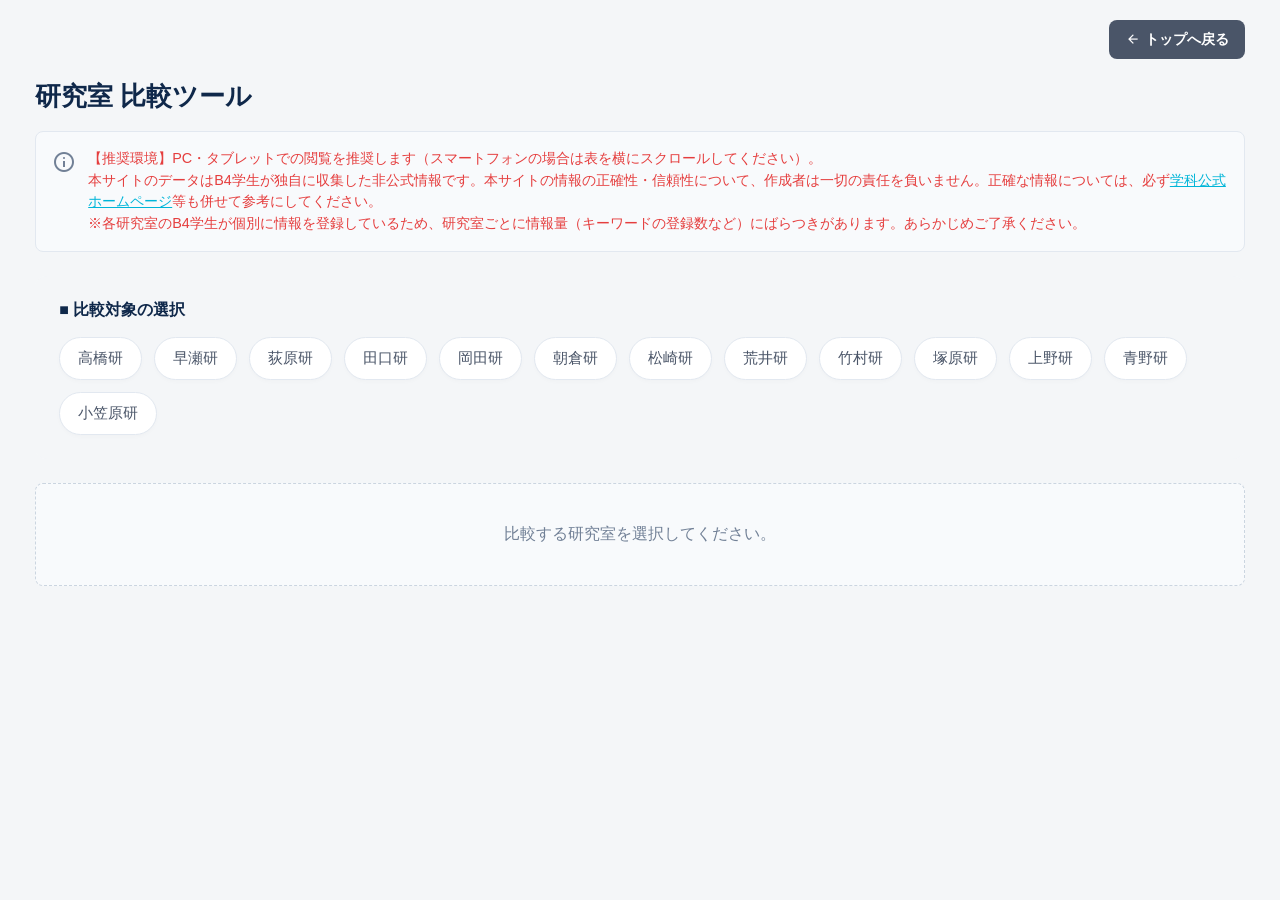
<file: compare.html>
<!DOCTYPE html>
<html lang="ja">
<head>
    <meta charset="UTF-8">
    <meta name="viewport" content="width=device-width, initial-scale=1.0">
    <title>研究室 比較ツール</title>
    <link rel="stylesheet" href="style.css">
    <link rel="stylesheet" href="https://fonts.googleapis.com/css2?family=Material+Symbols+Outlined:opsz,wght,FILL,GRAD@24,300,0,0" />
    <style>
        .compare-container { 
            max-width: 96%; 
            margin: 0 auto; 
            background: transparent; 
            padding: 10px 0 40px 0; 
            border-radius: 0; 
            box-shadow: none; 
        }
        .lab-selector { background-color: #f4f6f8; padding: 24px; border-radius: 12px; margin-bottom: 24px; }
        .checkbox-grid { display: flex; flex-wrap: wrap; gap: 12px; margin-top: 16px; }
        
        .lab-check-label {
            background: #fff; border: 1px solid #e2e8f0; padding: 10px 18px; border-radius: 30px; cursor: pointer;
            font-size: 0.95em; color: #4a5568; transition: all 0.2s ease; box-shadow: 0 2px 4px rgba(0,0,0,0.02);
        }
        .lab-check-label:hover { transform: translateY(-1px); box-shadow: 0 4px 8px rgba(0,0,0,0.04); }
        .lab-check-label input { display: none; }
        .lab-check-label.selected { background: #e0f7fa; border-color: #00b5d8; color: #00838f; font-weight: bold; }

        .table-wrapper { 
            overflow: auto; 
            max-height: 75vh; 
            margin-top: 24px; 
            border-radius: 8px; 
            border: 2px solid #cbd5e0; 
        }
        
        .compare-table { 
            width: 100%; 
            border-collapse: separate; 
            border-spacing: 0; 
            min-width: 800px; 
        }
        
        .compare-table th, .compare-table td {
            border-right: 1px solid #94a3b8;
            border-bottom: 1px solid #94a3b8;
            padding: 14px; 
            vertical-align: top; 
            line-height: 1.6; 
            color: #334155;
            background-color: #ffffff; 
            background-clip: padding-box; 
        }
        .compare-table th:last-child, .compare-table td:last-child { border-right: none; }
        .compare-table tbody tr:last-child th, .compare-table tbody tr:last-child td { border-bottom: none; }

        .compare-table thead th {
            position: sticky;
            top: 0;
            z-index: 2;
        }

        .compare-table th.row-header { 
            width: 100px; min-width: 100px; max-width: 100px; 
            text-align: center; vertical-align: middle; 
            background-color: #f8fafc; color: #0f284a; 
            position: sticky; left: 0; z-index: 3; 
            white-space: nowrap; 
        }

        .compare-table thead th.row-header {
            z-index: 4;
        }

        .compare-table td.data-cell, .compare-table th.col-header { width: 300px; min-width: 250px; }
        
        .col-header { 
            text-align: center; font-size: 1.1em; 
            background-color: #2b4c7e !important; 
            color: white !important; 
            white-space: nowrap; 
        }

        .kw-tag { display: inline-block; background-color: #f4f6f8; padding: 4px 10px; border-radius: 6px; font-size: 0.85em; margin: 3px; border: 1px solid #e2e8f0; color: #4a5568; }
        .kw-tag.main { background-color: #fffaf0; border-color: #feebc8; color: #c05616; font-weight: bold; }

        .nav-links { text-align: right; margin-bottom: 20px; }
        .nav-links a { display: inline-flex; align-items: center; gap: 4px; background-color: #4a5568; color: white; padding: 10px 16px; border-radius: 8px; text-decoration: none; font-size: 0.9em; font-weight: bold; }
        
        .info-bar { background-color: #f8fafc; border: 1px solid #e2e8f0; padding: 16px; border-radius: 8px; font-size: 0.9rem; color: #4a5568; margin-bottom: 24px; display: flex; align-items: flex-start; gap: 12px; line-height: 1.5; }
        .info-bar .material-symbols-outlined { color: #718096; margin-top: 2px; }

        @media (max-width: 600px) {
            .compare-table th, .compare-table td {
                font-size: 0.8rem;
                padding: 6px 4px; 
            }
            .compare-table th.row-header {
                width: 65px; min-width: 65px; max-width: 65px;
                font-size: 0.75rem;
                padding: 6px 2px;
            }
            .compare-table td.data-cell, .compare-table th.col-header {
                width: 170px; min-width: 170px; 
            }
            .col-header {
                font-size: 0.9rem;
                padding: 8px 4px;
            }
            .kw-tag {
                font-size: 0.75rem;
                padding: 3px 6px;
            }
        }
    </style>
</head>
<body>
    <div class="compare-container">
        <div class="nav-links">
            <a href="index.html"><span class="material-symbols-outlined" style="font-size: 1.1em;">arrow_back</span> トップへ戻る</a>
        </div>
        
        <h1 style="margin-top: 0; color: #0f284a; font-size: 1.6rem;">研究室 比較ツール</h1>

        <div class="info-bar">
            <span class="material-symbols-outlined">info</span>
            <div style="color: #e53e3e;">
                【推奨環境】PC・タブレットでの閲覧を推奨します（スマートフォンの場合は表を横にスクロールしてください）。<br>
                本サイトのデータはB4学生が独自に収集した非公式情報です。本サイトの情報の正確性・信頼性について、作成者は一切の責任を負いません。正確な情報については、必ず<a href="https://www.rs.tus.ac.jp/me/laboratory.html" target="_blank" style="color: #00b5d8; text-decoration: underline;">学科公式ホームページ</a>等も併せて参考にしてください。<br>
                ※各研究室のB4学生が個別に情報を登録しているため、研究室ごとに情報量（キーワードの登録数など）にばらつきがあります。あらかじめご了承ください。
            </div>
        </div>

        <div class="lab-selector">
            <div style="font-weight: bold; color: #0f284a; margin-bottom: 12px;">■ 比較対象の選択</div>
            <div id="checkbox-container" class="checkbox-grid"></div>
        </div>

        <div class="table-wrapper" id="table-container" style="display: none;">
            <table class="compare-table" id="compare-table"></table>
        </div>
        
        <div id="no-selection-msg" style="text-align: center; padding: 40px; color: #718096; background: #f8fafc; border-radius: 8px; border: 1px dashed #cbd5e0;">
            比較する研究室を選択してください。
        </div>
    </div>
    <script src="compare.js"></script>
</body>
</html>
</file>
<file: style.css>
/* =========================================
   ベース設定（バウンス排除とネイティブ感）
   ========================================= */
body {
    font-family: 'Helvetica Neue', Arial, sans-serif;
    background-color: #f4f6f8; /* クールグレー */
    color: #4a5568; /* チタン・グレー */
    padding: 10px; /* ★スマホでも画面幅をフル活用できるように余白を削減 */
    margin: 0;
    overscroll-behavior-y: none; /* スクロール端のバウンスを排除 */
    -webkit-font-smoothing: antialiased;
    -webkit-tap-highlight-color: transparent;
}

/* =========================================
   コンテナとレイアウト
   ========================================= */
.container, .compare-container {
    max-width: 1000px; /* ★幅を広く（旧900px） */
    margin: 0 auto;
    background: transparent; /* ★一番外側の白枠を完全に撤廃 */
    padding: 10px 0 40px 0; /* ★内側の余白を消して画面幅を広く使う */
    border-radius: 0; 
    box-shadow: none; 
    border: none;
}

/* スクロール領域の滑らかさ設定 */
.table-wrapper, .scroll-area {
    -webkit-overflow-scrolling: touch;
    overflow-y: auto;
}

/* =========================================
   インタラクション要素（ボタン・ラベル）
   ========================================= */
button, .menu-button, .kw-label, .add-btn, .remove-btn {
    position: relative;
    overflow: hidden;
    transition: transform 0.15s cubic-bezier(0.4, 0, 0.2, 1), box-shadow 0.15s ease;
    will-change: transform;
}

/* マイクロインタラクション：沈み込み */
button:active, .menu-button:active, .kw-label:active, .add-btn:active {
    transform: scale(0.96);
}

/* メインボタン（クリア・オレンジ） */
#diagnose-btn, button[type="submit"] {
    display: block;
    width: 100%;
    padding: 16px;
    background-color: #dd6b20;
    color: #ffffff;
    border: none;
    border-radius: 12px;
    font-size: 1.15rem;
    font-weight: bold;
    cursor: pointer;
    box-shadow: 0 4px 12px rgba(221, 107, 32, 0.2);
}

#diagnose-btn:hover, button[type="submit"]:hover {
    background-color: #c05616;
    box-shadow: 0 6px 16px rgba(221, 107, 32, 0.3);
}

/* キーワードラベル（チタン・グレー＆シアン） */
.kw-label {
    background: #f4f6f8;
    border: 1px solid transparent;
    padding: 10px 18px;
    border-radius: 30px;
    cursor: pointer;
    font-size: 0.9rem;
    color: #4a5568;
    display: inline-flex;
    align-items: center;
    box-shadow: 0 2px 6px rgba(0,0,0,0.03);
}

.kw-label:has(input:checked) {
    background-color: #e0f7fa;
    color: #00838f;
    box-shadow: 0 2px 8px rgba(0, 181, 216, 0.15);
}

.kw-label input {
    display: none;
}

/* =========================================
   カードUI（結果表示）
   ========================================= */
.result-card, details {
    background: #ffffff;
    border: none !important;
    border-radius: 16px !important;
    padding: 20px;
    margin-top: 20px;
    box-shadow: 0 4px 16px rgba(0,0,0,0.04) !important;
    transition: transform 0.3s ease, opacity 0.3s ease;
}

details[open] summary ~ * {
    animation: fade-in-down 0.3s cubic-bezier(0.4, 0, 0.2, 1) forwards;
}

@keyframes fade-in-down {
    0% { opacity: 0; transform: translateY(-10px); }
    100% { opacity: 1; transform: translateY(0); }
}

/* =========================================
   リップルエフェクト（波紋アニメーション）
   ========================================= */
.ripple {
    position: absolute;
    border-radius: 50%;
    transform: scale(0);
    animation: ripple-animation 0.5s linear;
    background-color: rgba(255, 255, 255, 0.4);
    pointer-events: none;
}

.kw-label .ripple { background-color: rgba(0, 0, 0, 0.05); }

@keyframes ripple-animation {
    to { transform: scale(4); opacity: 0; }
}
</file>
